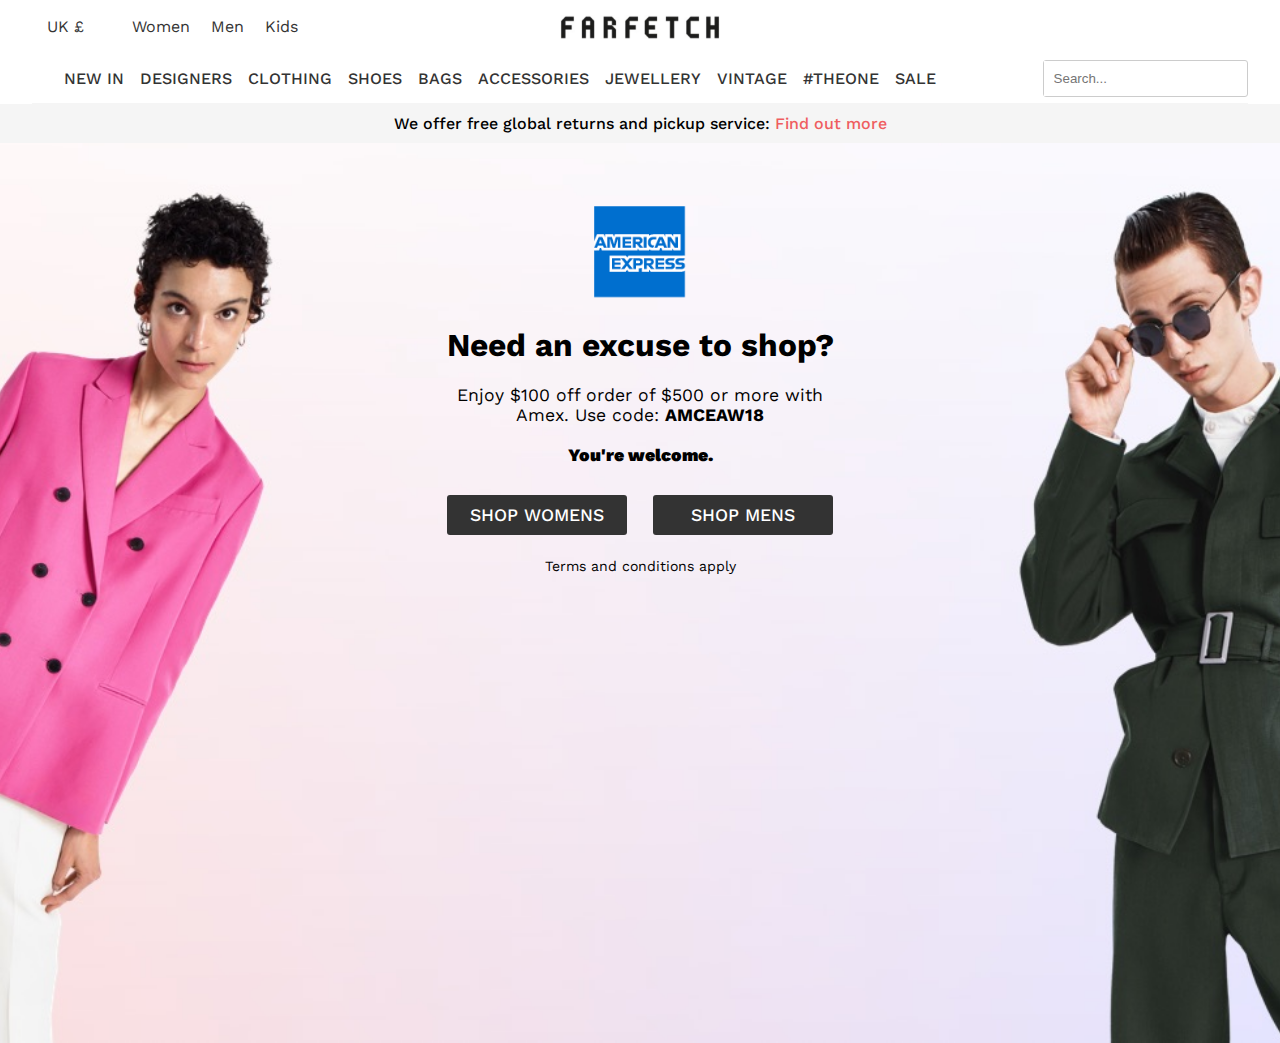
<file: Farfetch landing page/index.html>
<!DOCTYPE html>
<html lang="">

<head>
    <meta charset="utf-8">
    <meta name="viewport" content="width=device-width, initial-scale=1.0">
    <title></title>
    <link rel="stylesheet" href="https://use.fontawesome.com/releases/v5.3.1/css/all.css" integrity="sha384-mzrmE5qonljUremFsqc01SB46JvROS7bZs3IO2EmfFsd15uHvIt+Y8vEf7N7fWAU" crossorigin="anonymous">
    <link rel="stylesheet" href="style.css">
</head>

<body>
    <header>
       <!--- Top header section - logo/options etc --->
        <div class="header-top">
          
           <!--- DESK - Region/Currency & gender options --->
            <div class="options big-screen-only">
                <div class="region">
                    <span>UK £</span>
                    <i class="fas fa-caret-down"></i>
                </div>
                <span class="shop-group">
                    <a href="#">Women</a>
                    <a href="#">Men</a>
                    <a href="#">Kids</a>
                </span>
            </div>
            <!--- /DESK - Region/Currency & gender options --->
            
            <!--- MOB - menu & search buttons --->
            <div class="menu-btns">
                <div><i class="fas fa-bars" id="menu-btn"></i>
                    <i class="fas fa-search" id="search-btn"></i>
                </div>
            </div>
            <!--- /MOB - menu & search buttons --->
            
            <!--- Logo --->
            <div class="logo"><a href="#"><img src="images/logo.png" alt=""></a>
            </div>
            <!--- /Logo --->
            
            <!--- Account settings --->
            <span class="account-settings">
                <a href="#"><i class="fas fa-user big-screen-only"></i></a>
                <a href="#"><i class="fas fa-star"></i></a>
                <a href="#"><i class="fas fa-shopping-bag"></i></a>
                <a href="#"><i class="fas fa-bell big-screen-only"></i></a>
            </span>
            <!--- /Account settings --->
        </div>
        <!--- /Top header section - logo/options etc --->
        
        <!--- nav/search section --->
        <nav id="nav-menu">
            <ul id="menu-items">
                <li><a href="#">New&nbsp;In</a></li>
                <li><a href="#">Designers</a></li>
                <li><a href="#">Clothing</a></li>
                <li><a href="#">Shoes</a></li>
                <li><a href="#">Bags</a></li>
                <li><a href="#">Accessories</a></li>
                <li><a href="#">Jewellery</a></li>
                <li><a href="#">Vintage</a></li>
                <li><a href="#">#TheOne</a></li>
                <li><a href="#">Sale</a></li>
            </ul>
            <div class="search big-screen-only">
                <input type="text" placeholder="Search...">
                <i class="fas fa-search"></i>
            </div>
        </nav>
        <!--- /nav/search section --->
        
        <!---- mobile only search bar ----->
        <div id="mob-search">
            <input type="text" placeholder="Search...">
        </div>
        <!---- /mobile only search ----->
    </header>
    
    <!--- grey strip --->
    <div class="strip">
        <!---Mobile--->
        <span class="small-screen-only"><a href="">SALE</a><i class="fas fa-plus"></i></span>
        <!---Tablet--->
        <span class="tablet-screen-only"><a href="#">SIGN UP TO OUR NEWSLETTER</a><i class="fas fa-plus"></i></span>
        <!---Desktop--->
        <span class="big-screen-only">We offer free global returns and pickup service: <a href="#">Find out more</a></span>
    </div>
    <!--- /grey strip --->
    
    <!--- content --->
    <main>
        <div class="offer-content">
            <img src="images/AXP_BlueBoxLogo_REGULARscale_RGB_DIGITAL_170x170.png" alt="">
            <h1>Need an excuse to&nbsp;shop?</h1>
            <p>Enjoy $100 off order of $500 or more with Amex. Use&nbsp;code:&nbsp;<span style="font-weight: 700">AMCEAW18</span>
                <br><br><span style="font-weight: 900;">You're welcome.</span></p>
            <div class="CTA">
                <a href="#" class="btn">SHOP WOMENS</a>
                <a href="#" class="btn">SHOP MENS</a>
            </div>
            <span style="font-size: .8em;">Terms and conditions apply</span>
        </div>
    </main>
    <!--- /content --->

    <script>
        var menuBtn = document.getElementById('menu-btn'),
            searchBtn = document.getElementById('search-btn');

        menuBtn.addEventListener('click', toggleMenu)
        searchBtn.addEventListener('click', toggleSearch)

        function toggleMenu() {
            var menu = document.getElementById('nav-menu'),
                menuItems = document.getElementById('menu-items'),
                open = 'scale(1, 1)';

            if (menu.style.transform == open) {
                menu.style.transform = 'scale(1, 0)';
                menuItems.style.transition = 'opacity 250ms ease';
                menuItems.style.opacity = '0';
            } else {
                menu.style.transform = open;
                menuItems.style.transition = 'opacity 250ms ease 300ms';
                menuItems.style.opacity = '1';
            }
        }

        function toggleSearch() {
            var searchBar = document.getElementById('mob-search'),
                searchOn = 'block';

            if (searchBar.style.display == searchOn) {
                searchBar.style.display = 'none';
            } else {
                searchBar.style.display = searchOn;
            }

        }
    </script>
</body>

</html>
</file>
<file: Farfetch landing page/style.css>
@import url('https://fonts.googleapis.com/css?family=Work+Sans:300,600');

:root {
    --background: #ffffff;
    ;
}

*,
*::before,
*::after {
    box-sizing: border-box;
}

body {
    margin: 0;
    background: #fff;
    font-family: 'Work Sans', sans-serif;
    font-weight: 400;
}

.big-screen-only {
    display: none;
}

.tablet-screen-only {
    display: none;
}

.small-screen-only {
    display: flex;
    justify-content: space-between;
}

/*Nav Style*/

.fa-bars,
.fa-search,
.fa-plus {
    cursor: pointer;
}

header {
    background: var(--background);
    z-index: 999;
    width: 100%;
}

.header-top {
    padding: 15px;
    display: flex;
    align-items: center;
}

.logo {
    text-align: center;
    flex-grow: 2;
    line-height: 0;
}

.logo img {
    width: 160px;
}

.logo,
.options,
.account-settings,
.menu-btns {
    flex-basis: 33%;
}

.menu-btns i {
    margin-right: 1em;
}

.account-settings {
    text-align: right;
}

.account-settings i {
    margin-left: 1em;
}

.account-settings a {
    color: #333;
    text-decoration: none;
}

nav {
    position: absolute;
    text-align: left;
    background: var(--background);
    width: 100%;
    height: 100vh;
    transform: scale(1, 0);
    transform-origin: top;
    transition: transform 400ms ease-in-out;
    border-bottom: 1px solid #f5f5f5;
}

nav ul {
    margin: 0;
    padding: 0;
    list-style: none;
}

nav li {
    margin: 20px 0;
}

nav a {
    margin-left: 1em;
    color: #333;
    font-size: 1.3em;
    font-weight: 500;
    text-decoration: none;
    text-transform: uppercase;
}

/*search box*/
nav input[type=text] {
    padding: 10px;
    border: 0;
}

.search {
    font-size: .8em;
    border: 1px solid #ccc;
    border-radius: 3px;
    padding-right: .5em;
}

#mob-search {
    display: none;
}

#mob-search input[type=text] {
    font-size: 1.2em;
    padding: 5px;
    width: 100%;
}

/* initially invisible menu items for the menu animation transition */
#menu-items {
    opacity: 0;
}


.strip {
    background: #f5f5f5;
    width: 100%;
    text-align: center;
    padding: 10px 1em;
    font-weight: 500;
}

.strip a {
    color: #ef5d60;
    text-decoration: none;

}


main {
    background: url(images/Img-xs.jpg) no-repeat;
    background-size: cover;
    background-position: center;
    height: 100vh;
    padding: 40px;
}

.offer-content {
    text-align: center;
    max-width: 420px;
    margin: 0 auto;
}

.offer-content img {
    width: 140px;
    line-height: 0;
}

.offer-content h1 {
    margin-top: 0;
    font-size: 1.8em;
}

.offer-content p {
    margin-bottom: 30px;
}

.btn {
    display: block;
    color: #fff;
    text-decoration: none;
    font-weight: 500;
    background: #333;
    padding: 10px;
    margin: 0 auto 20px;
    border-radius: 3px;
    width: 180px;
    transition: all 400ms ease-in-out;
}

.btn:hover {
    background: #fff;
    color: #333;
}

/* ----------------TABLET SCREEN-------------------*/

@media screen and (min-width: 750px) {

    main {
        background: url(images/Img-md.jpg) no-repeat;
        background-size: cover;
        background-position: center;
        height: 100vh;
    }

    .small-screen-only {
    display: none;
}

.tablet-screen-only {
    display: flex;
    justify-content: space-between;
}
    
    .tablet-screen-only a {
    color: #bfaa8c;
        text-decoration: none;
}

    
}

/* ----------------DESKTOP SCREEN-------------------*/

@media screen and (min-width: 1080px) {

    .big-screen-only {
        display: inline;
    }

    .tablet-screen-only {
        display: none;
    }

    .small-screen-only {
        display: none;
    }

    main {
        background: url(images/Img-lg.jpg) no-repeat;
        background-size: cover;
        background-position: center;
        height: 100vh;
    }

    nav {
        position: relative;
        transform: scale(1, 1) !important;
        display: flex;
        justify-content: space-between;
        align-items: center;
        padding: 10px 0;
        height: 50px;
    }

    #menu-items {
        opacity: 1 !important;
    }
    
    .menu-btns {
        display: none;
    }

    nav ul {
        display: flex;
        margin-left: 1em;
    }

    nav a {
        font-size: 1em;
    }

    header {
        padding: 0 2em;
    }

    .header-top {
        display: flex;
        justify-content: space-between;
        align-items: center;
        padding-top: 15px;
    }

    .logo {
        text-align: center;
        flex-grow: 2;
        line-height: 0;
    }

    .logo,
    .options,
    .account-settings {
        flex-basis: 33%;
    }

    .options {
        display: flex;
        flex-wrap: nowrap;
        color: #333;
    }

    .region {
        margin-right: 2em;
    }

    .shop-group a {
        margin-left: 1em;
        color: #333;
        text-decoration: none;
    }

    .btn {
        display: inline-block;
        margin: 0 10px 20px;
    }

    .offer-content {
        font-size: 1.1em;
    }

}

/* ----------------LAPTOP SCREEN-------------------*/

@media screen and (min-width: 1440PX) {

    main {
        background: url(images/Img-xl.jpg) no-repeat;
        background-size: cover;
        background-position: center;
        height: 100vh;
    }

}
</file>
